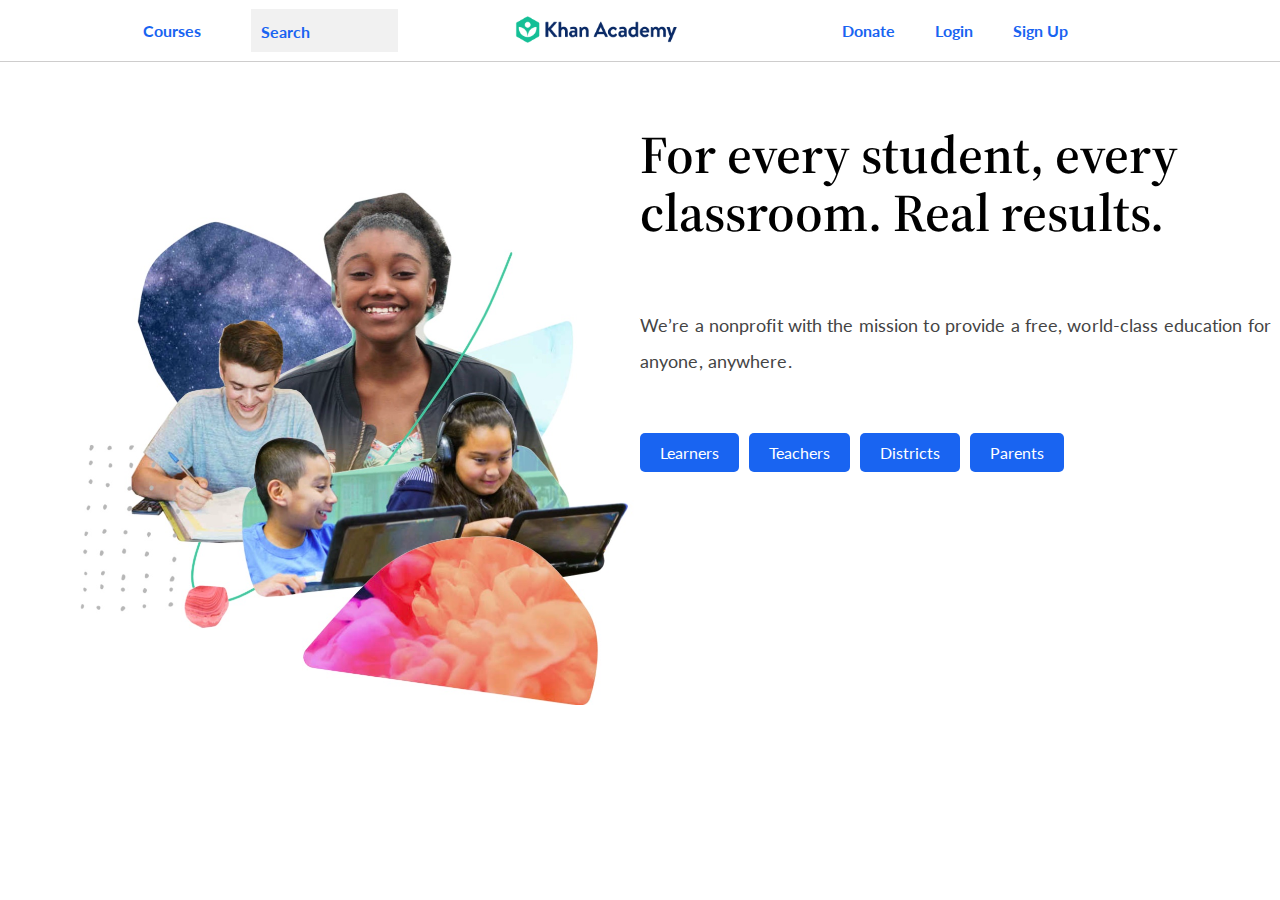
<file: Khan - Responsive/index.html>
<!DOCTYPE html>
  <html lang="en">
  <head>
    <meta charset="UTF-8">
    <meta http-equiv="X-UA-Compatible" content="IE=edge">
    <meta name="viewport" content="width=device-width, initial-scale=1.0">
    <title>Khan Academy</title>
    <link rel="stylesheet" href="style.css">
    <link href="https://fonts.googleapis.com/css2?family=Lato:wght@300;400;700&family=Source+Serif+Pro:wght@600&display=swap" rel="stylesheet">
  </head>
    <body>
    

      <nav class=>
        <!-- <section class="nav-left">
          <a href="#" class="courses">Courses</a>
          <div class="searchBox-container">
          <input type="text" class="search-box" placeholder="Search">
          </div> 
        </section>
        <section class="nav-logo">
          <a href="#" ><img src="images/logo.png" class="khan-logo"></a>  
        </section>
        <section class="nav-right">
          <a href="#" class="nav-links">Donate</a>
          <a href="#" class="nav-links">Login</a>
          <a href="#" class="nav-links">Sign Up</a>
        </section> -->

        <div class="container">
          <div class="flex1">
            <div class="courses-container">
              <a href="#" class="link courses-link">Courses</a>
            </div>
             <div class="search-box-container">
                <input type="text" class="search-box" placeholder="Search">
            </div>
          </div>
           
          
               
          <div class="nav-logo">
            <a href="#" ><img src="images/logo.png" class="khan-logo"></a>
          </div>

          <ul class="nav-links">
            <li class="nav-li"><a href="#" class="link">Donate</a></li>
            <li class="nav-li"><a href="#" class="link">Login</a></li>
            <li class="nav-li"><a href="#" class="link">Sign Up</a></li>  
          </ul>
        </div>
          
        
      </nav>

    

    <section class="main-section-container">
      
      <main>
        <div class="main-section-img">
        <img src="images/main-image.jpg" alt="khan academy students">
      </div>

      <div class="main-section-content">
        <h1 class="main-heading">
          For every student,
          every classroom.
          Real results.
        </h1>
        
        <p class="main-p">We’re a nonprofit with the mission to provide a free, world-class education for anyone, anywhere.</p>
        
        <ul class="btns-container">
          <li class="main-li"><a href="#" class="btn">Learners</a></li>
          <li class="main-li"><a href="#" class="btn">Teachers</a></li>
          <li class="main-li"><a href="#" class="btn">Districts</a></li>
          <li class="main-li"><a href="#" class="btn">Parents</a></li>
        </ul>  
      </div>
      </main>
      
    
    </section>

    </body>

  </html>
</file>
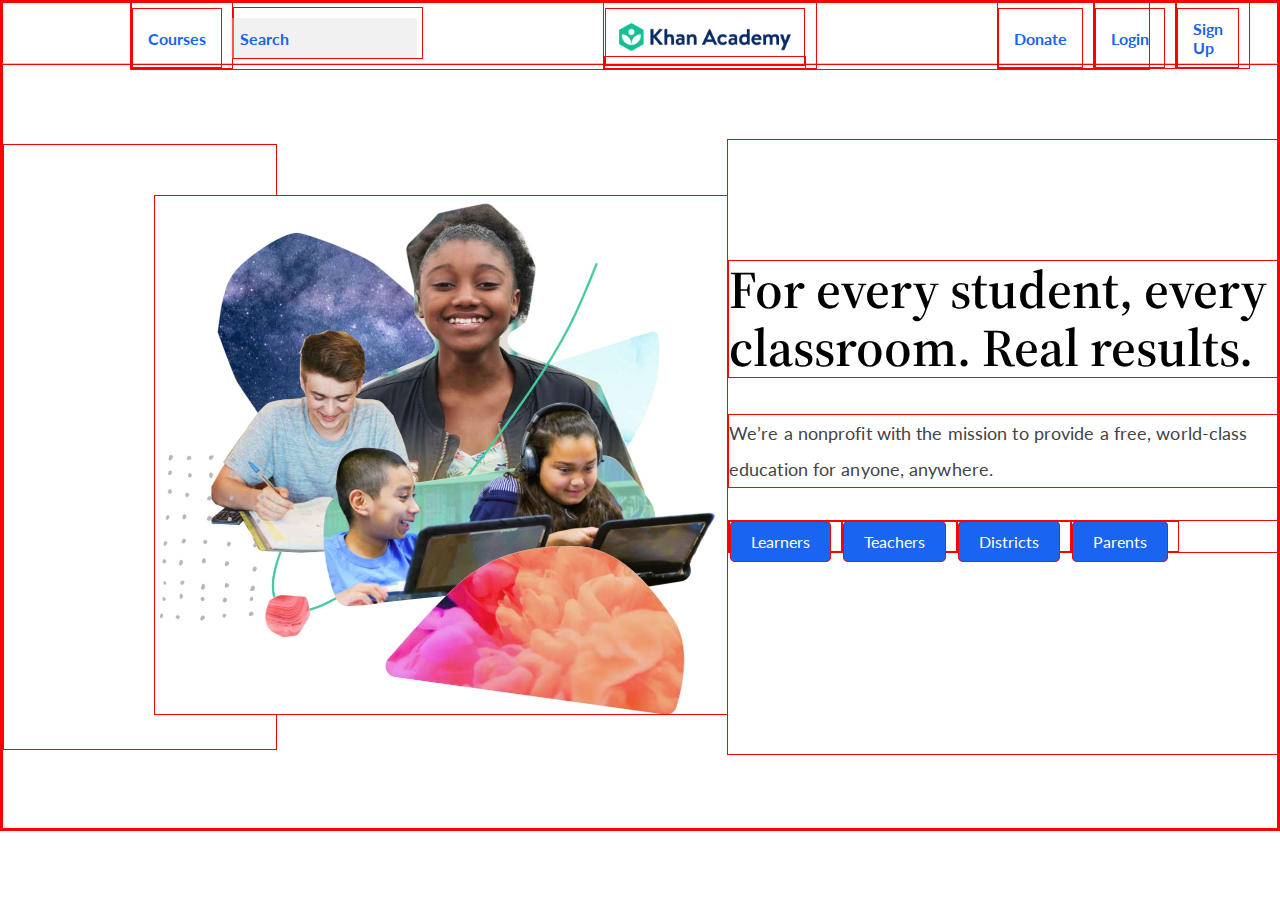
<file: Khan-Academy/index.html>
<!DOCTYPE html>
  <html lang="en">
  <head>
    <meta charset="UTF-8">
    <meta http-equiv="X-UA-Compatible" content="IE=edge">
    <meta name="viewport" content="width=device-width, initial-scale=1.0">
    <title>Khan Academy</title>
    <link rel="stylesheet" href="style.css">
    <link href="https://fonts.googleapis.com/css2?family=Lato:wght@300;400;700&family=Source+Serif+Pro:wght@600&display=swap" rel="stylesheet">
  </head>
    <body>
    

      <nav class="">
        <!-- <section class="nav-left">
          <a href="#" class="courses">Courses</a>
          <div class="searchBox-container">
          <input type="text" class="search-box" placeholder="Search">
          </div> 
        </section>
        <section class="nav-logo">
          <a href="#" ><img src="images/logo.png" class="khan-logo"></a>  
        </section>
        <section class="nav-right">
          <a href="#" class="nav-links">Donate</a>
          <a href="#" class="nav-links">Login</a>
          <a href="#" class="nav-links">Sign Up</a>
        </section> -->

        <ul class="nav-content container">
          
           <li class="padding">
             <a href="#" class="link">Courses</a>
           </li>

           <li class="padding search-container">
            <!-- <div class="search-box-container"> -->
                <input type="text" class="search-box" placeholder="Search">
              <!-- </div>  -->
           </li>
               
           <li class="nav-logo padding">
            <a href="#" ><img src="images/logo.png" class="khan-logo"></a>
           </li> 
          
          <li class="padding"><a href="#" class="link">Donate</a></li>
          <li class="padding"><a href="#" class="link">Login</a></li>
          <li class="padding"><a href="#" class="link">Sign Up</a></li>
          
          
        </ul>
        
      </nav>

    

    <section class="main-section-container">
      <section class="main-section-img">
        <img src="images/main-image.jpg" alt="khan academy students">
      </section>
      <section class="main-section-content">
        <h1 class="main-heading">
          For every student,
          every classroom.
          Real results.
        </h1>
        
        <p>We’re a nonprofit with the mission to provide a free, world-class education for anyone, anywhere.</p>
        
        <ul>
          <li class="padding"><a href="#" class="btn">Learners</a></li>
          <li class="padding"><a href="#" class="btn">Teachers</a></li>
          <li class="padding"><a href="#" class="btn">Districts</a></li>
          <li class="padding"><a href="#" class="btn">Parents</a></li>
        </ul>  
      </section>
    
    </section>

    </body>

  </html>
</file>
<file: Khan - Responsive/style.css>
* {
  box-sizing: border-box;
  margin: 0;
  padding: 0;
  /* border: 1px solid red; */
}

html {
  font-size: 62.5%;
}



nav {
  display: flex;
  align-items: center;
  justify-content: center;
  flex-direction: row;
  width: 100%;
  height: 6.2em;
  border-bottom: 1px solid rgb(206, 205, 205);
  /* margin-left: 117px; */
}

nav * {
  /* border: 2px solid orange; */
}



.nav-content {
  display: flex;
  justify-content: space-around;
  width: 100%;

  border: 1px solid black;
}

.container {
  display:flex;
  flex-direction: row;
  /* justify-content: space-between; */
  /* padding: 0 10rem; */
  align-items: center;
  width: 80%;
  height: 100%;
  /* border: 1px solid red; */
  min-width: 80%;
  
}



.courses-container, .search-box-container, .nav-logo, .nav-links   {
  /* border: 1px solid pink; */
  /* width: 12.5%; */
  margin: 0 auto;
  height: 100%;
  
}
.courses-container {
  height: 100%;
  width: 40%;
}
.courses-link {
  width: 40%;
}

.flex1 {
  display: flex;
  flex-direction: row;
  /* border: 1px solid black; */
  width: 30%;
  height: 100%;

}

.nav-links {
  /* border: 1px solid black; */
  width: 25%;
  display: flex;
  justify-content: space-between;
}

.link {
/* border: 1px solid black;   */
padding: 0 1.5rem;
text-decoration: none;
color: rgb(25,100,241);
font-family: 'Lato';
font-weight: 700;
font-size: 1.6em;
display: flex;
flex-direction: row;
align-items: center;
text-align: center;
/* width: 100%; */
height: 100%;
}



.nav-logo{
  /* border: 1px solid black; */
  display: flex;
  justify-content: center;
  align-items: center;
  width: 18%;
  height: 100%;
  /* border: 1px solid red; */
}

.khan-logo {
  /* padding: 0; */
  /* margin: 0 18rem; */
  width: 100%;
  
  /* border: 1px solid black; */
}


.search-box-container {
 height: 100%;
 width: 60%;
 display: flex;
 align-items: center;
 /* width: 5rem; */
 /* border: 1px solid pink; */
 /* display: flex; */
 /* margin: 1rem 0 0 0; */
 /* justify-content: center;
 align-items: center;  */
 /* padding-bottom: 1.5rem; */
}
.search-box {
  justify-content: center;
  height: 70%;

  width: 80%;
  
  background-color: rgba(219, 219, 219, 0.4);
  padding-left: 10px;
  padding-top: 5px;
  /* margin-left: 20px; */
  /* border-radius: 5%; */
}

.search-box-li {
  width: 15em;
  /* border: 1px solid black; */
  height: 6.2rem;
}

input {
  color: rgb(25,100,241);
  border: none;
  /* border-radius: 5%; */
}

::placeholder { /* Chrome, Firefox, Opera, Safari 10.1+ */
  color: rgb(25,100,241);
  opacity: 1; /* Firefox */
  font-family: 'Lato';
  font-size: 1.6rem;
  padding-top: 58px;
  font-weight: 700;
}

.main-section-container{
  width: 100%;
  display: flex;
  flex-direction: row;
  justify-content: center;
  align-items: center;
  height: 85vh;
}

main {
  width: 100%;
  height: 100%;
  display: flex;
  justify-content: center;
  align-items: center;
}

.main-section-content{
  display: flex;
  flex-direction: column;
  justify-content: flex-start;
  align-items: center;
  /* border: 1px solid rgb(252, 0, 0); */
  width: 50%;
  height: 100%;
}

.main-section-content p {
  font-family: 'Lato';
  font-size: 1.8rem;
  font-weight: 400;
  color: rgb(68, 68, 68);
  line-height: 2;
  letter-spacing: .1px;
}

.main-heading, .main-section-p, .btns-container {
  margin: 10% 0;
}

/* 574 x 606 main-image dimensions */
.main-section-img {
  /* width: 57rem; */
  /* border: 1px solid red; */
  width: 50%;
  height: 52rem;
  display: flex;
  align-items: center;
  justify-content: flex-end;
}

.main-section-img img {
  /* width: 574px;
  height: 520px; */
  height: 100%;
}

.main-heading {
  font-family: 'Source Serif Pro';
  font-weight: 600;
  font-size: 53px;
  line-height: 1.1;
}

ul {
  display: flex;
  list-style: none;
  /* width: 100%; */
}

.btns-container {
  display: flex;
  justify-content: flex-start;
  width: 100%;
  /* border: 1px solid black; */
  
  font-size: 1.6rem;
}
.nav-li, .main-li {
  /* border: 1px solid red; */
  /* height: 1rem;
  width: 2rem;
  margin-right: .8rem;
  padding: 2rem 4rem; */
}

.main-li{
  padding-right: 1rem;
}

.btn {
  font-family: 'Lato';
  font-size: 1em;
  text-decoration: none;
  background: rgb(25,100,241);
  color: white;
  /* border-collapse: separate;  */
  border-radius: 5px;
  padding: 1rem 2rem;
  flex-grow: 1;
}
</file>
<file: Khan-Academy/style.css>
* {
  box-sizing: border-box;
  margin: 0;
  padding: 0;
  border: 1px solid red;
}

html {
  font-size: 62.5%;
}



nav {
  display: flex;
  align-items: center;
  justify-content: center;
  flex-direction: row;
  width: 100%;
  height: 6.2em;
  border-bottom: 1px solid rgb(206, 205, 205);
  /* margin-left: 117px; */
}



.nav-content {
  display: flex;
  justify-content: space-around;
  width: 80%;
}

.container {
  margin-inline: auto;
  width: min(80%);
}

.link {
  
padding: 0 15px;
text-decoration: none;
color: rgb(25,100,241);
font-family: 'Lato';
font-weight: 700;
font-size: 1.6rem;
display: flex;
  align-items: center;
  width: 100%;
  height: 100%;
}



.nav-logo{
  margin: 0 18em;
  /* border: 1px solid black; */
}

.khan-logo {
  /* padding: 0; */
  /* margin: 0 18rem; */
  width: 200px;
  /* border: 1px solid black; */
}


.search-container {
 height: 100%;
 width: 19em;
 /* border: 1px solid pink; */
 display: flex;
 margin: 1rem 0 0 0;
 justify-content: center;
 align-items: center; 
 /* padding-bottom: 1.5rem; */
}
.search-box {
  justify-content: center;
  height: 40px;

  width: 19em;
  
  background-color: rgba(219, 219, 219, 0.4);
  padding-left: 10px;
  padding-top: 5px;
  /* margin-left: 20px; */
  /* border-radius: 5%; */
}

.search-box-li {
  width: 15em;
  border: 1px solid blackf;
  height: 6.2rem;
}

input {
  color: rgb(25,100,241);
  border: none;
  /* border-radius: 5%; */
}

::placeholder { /* Chrome, Firefox, Opera, Safari 10.1+ */
  color: rgb(25,100,241);
  opacity: 1; /* Firefox */
  font-family: 'Lato';
  font-size: 1.6rem;
  padding-top: 58px;
  font-weight: 700;
}

.main-section-container{
  width: 100%;
  display: flex;
  flex-direction: row;
  align-items: center;
  /* border: 1px solid black; */
  height: 85vh;
  /* margin-left: ; */
}

.main-section-content{
  display: flex;
  flex-direction: column;
  /* border: 1px solid black; */
  height: 616px;
  width: 100%;
  margin-left: 450px;
  padding-top: 120px;
}

.main-section-content p {
  font-family: 'Lato';
  font-size: 18px;
  font-weight: 400;
  color: rgb(68, 68, 68);
  width: 550px;
  margin: 36px 0 32px 0;
  line-height: 2;
  letter-spacing: .1px;
}

/* 574 x 606 main-image dimensions */
.main-section-img {
  width: 274px;
  height: 606px;
  justify-content: flex-start;
}

.main-section-img img {
  margin-left: 150px;
  margin-top: 50px;
  width: 574px;
  height: 520px;
}
.main-heading {
  font-family: 'Source Serif Pro';
  font-weight: 600;
  font-size: 53px;
  line-height: 1.1;
}
ul {
  display: flex;
  list-style: none;
  /* justify-content: flex-start; */
  /* border: 1px solid black;  */
  /* height: 40px;
  width: 448px; */
  padding: 0;
}

li {
  /* margin-right: 30px; */
  /* padding: 0;
  /* background: rgb(25,100,241); */
  /* padding: 10px 10px 0 0;  */
}

.padding{
  padding: 10px 10px 0 0;
}

.btn {
  font-family: 'Lato';
  font-size: 1.6rem;
  text-decoration: none;
  background: rgb(25,100,241);
  color: white;
  /* border-collapse: separate;  */
  border-radius: 5px;
  padding: 10px 20px;
  flex-grow: 1;
}
</file>
